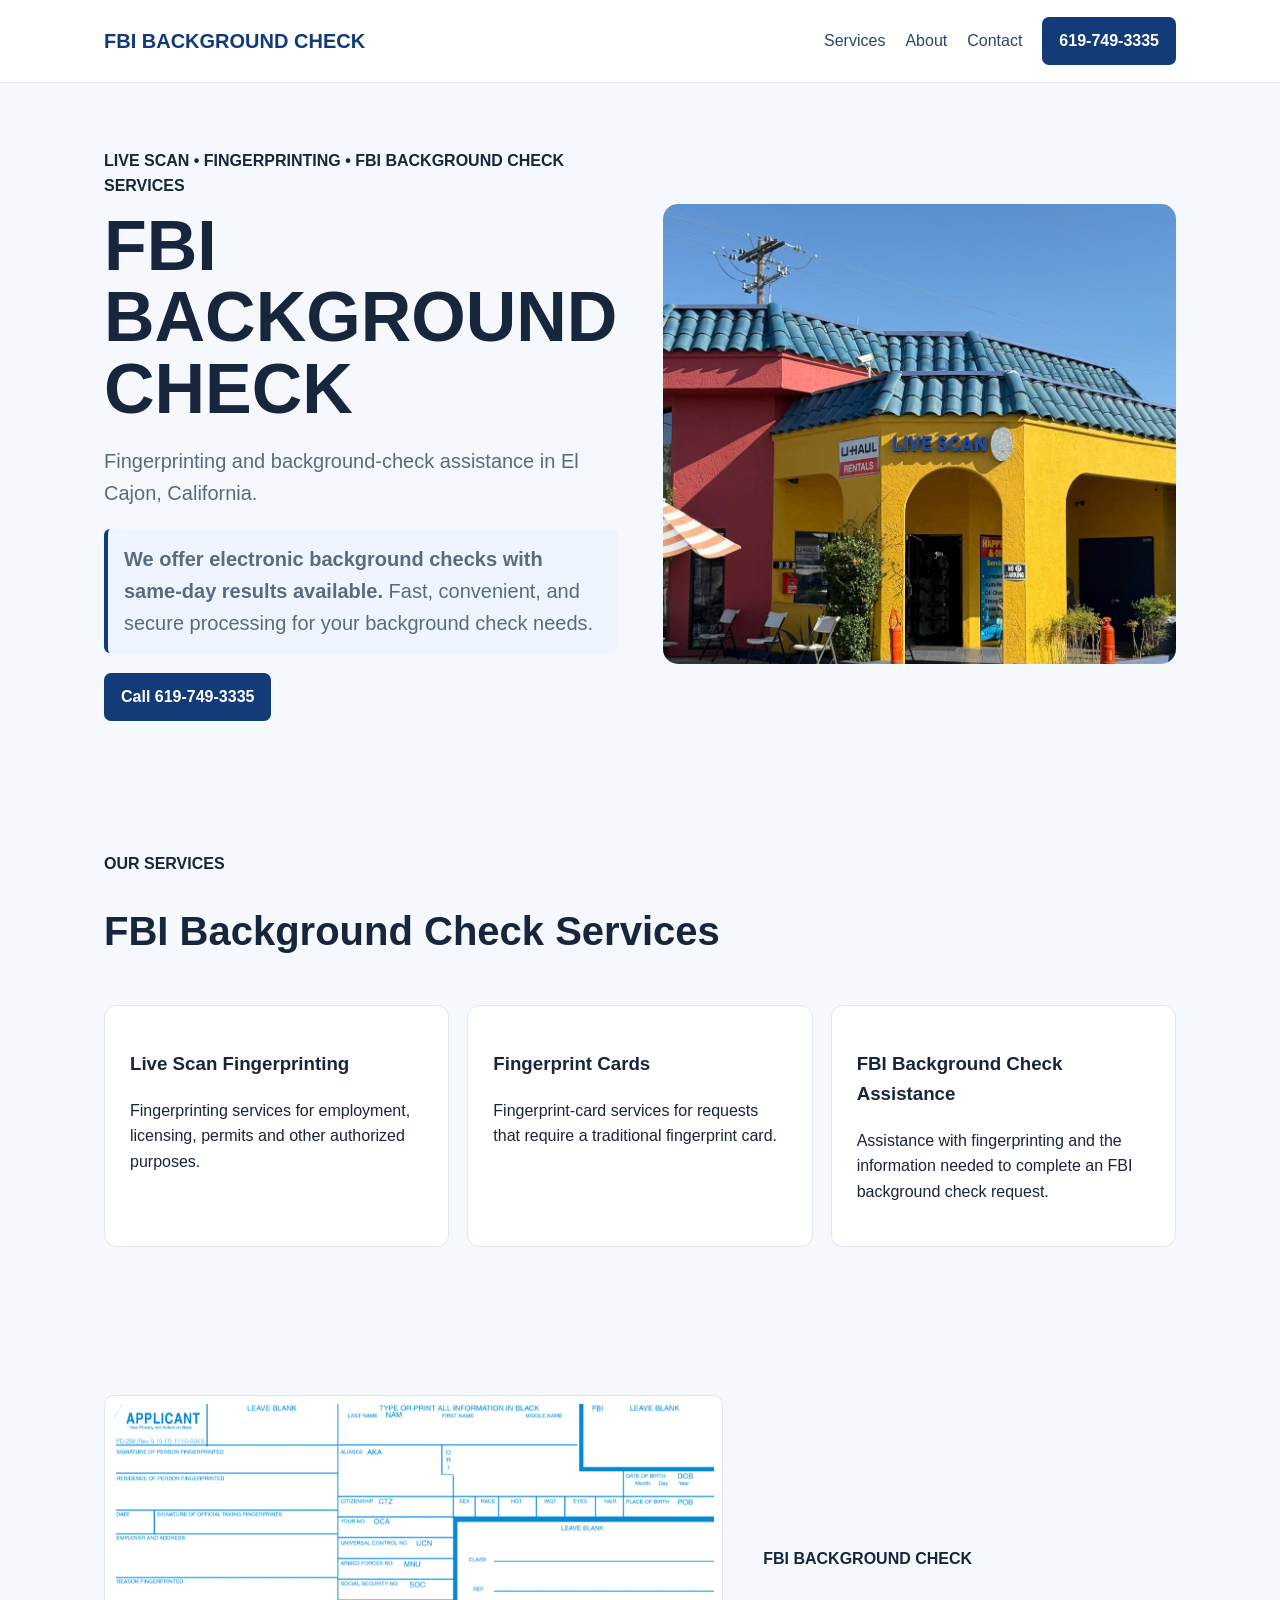
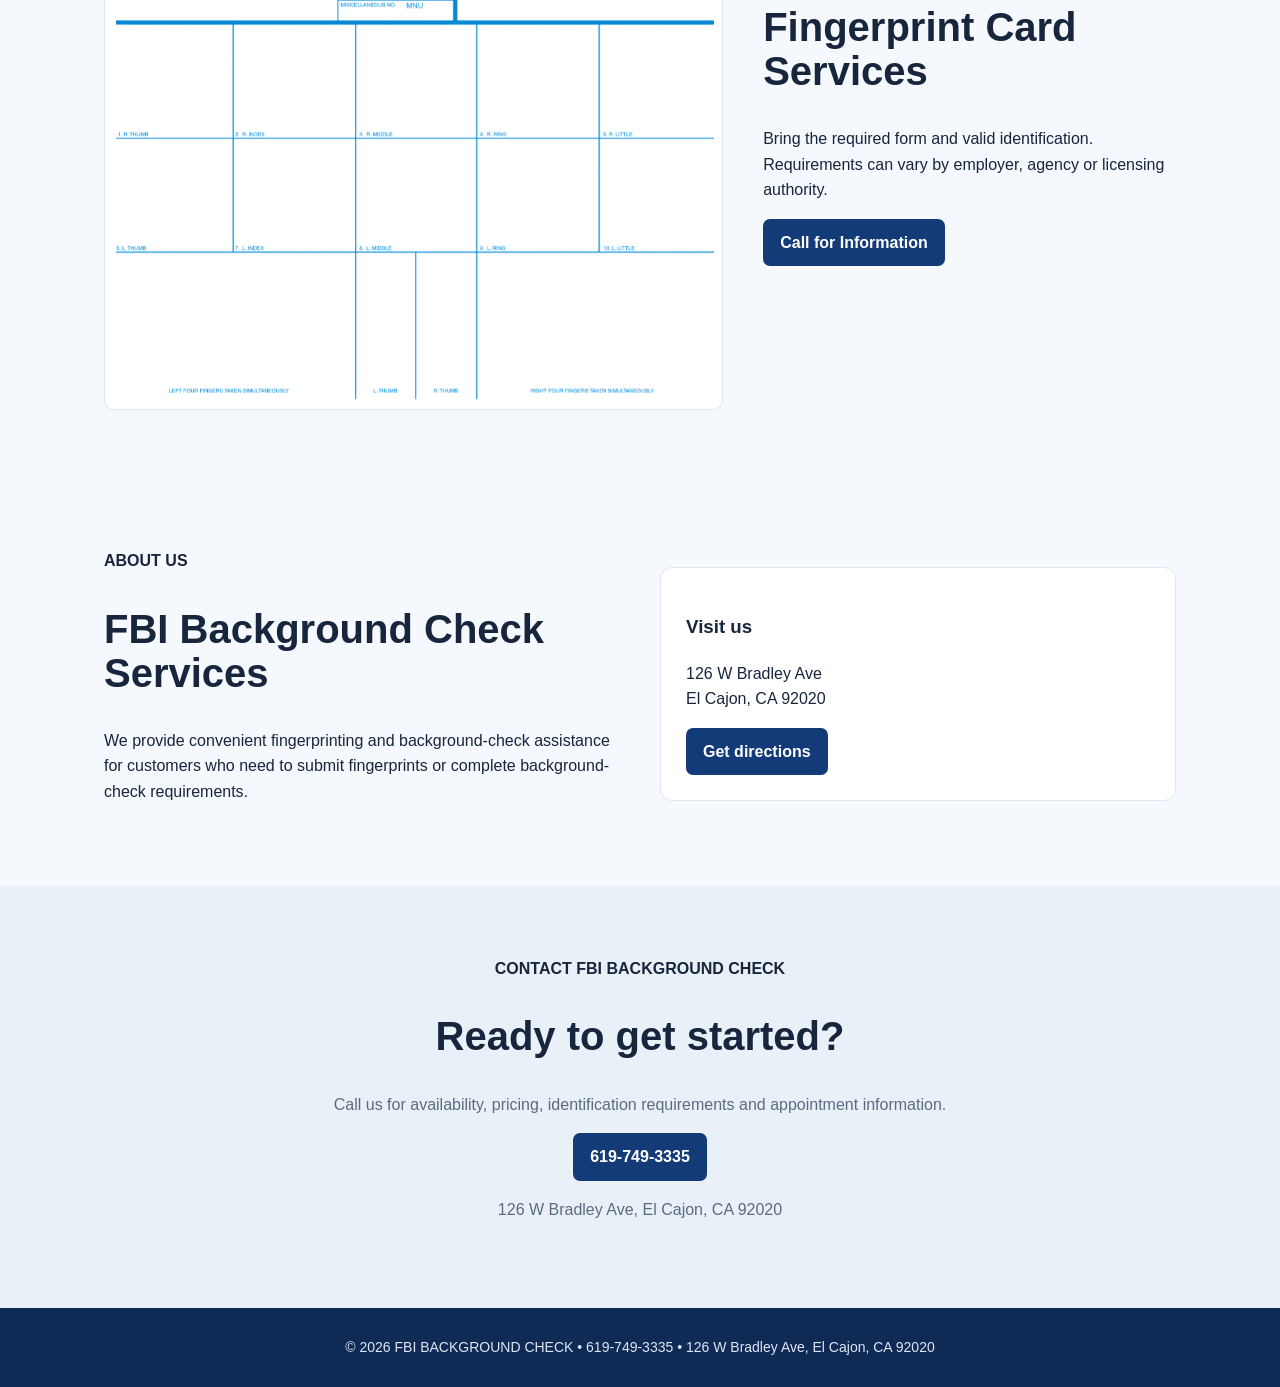
<file: index.html>
<!doctype html>
<html lang="en"><head><meta charset="utf-8"><meta name="viewport" content="width=device-width,initial-scale=1">
<title>FBI BACKGROUND CHECK | Live Scan & Fingerprinting</title><link rel="stylesheet" href="style.css"></head>
<body>
<header><nav><a class="brand" href="index.html">FBI <span>BACKGROUND CHECK</span></a>
<div><a href="#services">Services</a><a href="#about">About</a><a href="#contact">Contact</a><a class="btn" href="tel:16197493335">619-749-3335</a></div></nav></header>
<section class="hero"><div><b>LIVE SCAN • FINGERPRINTING • FBI BACKGROUND CHECK SERVICES</b><h1>FBI BACKGROUND CHECK</h1><p>Fingerprinting and background-check assistance in El Cajon, California.</p><p class="highlight"><strong>We offer electronic background checks with same-day results available.</strong> Fast, convenient, and secure processing for your background check needs.</p><a class="btn" href="tel:16197493335">Call 619-749-3335</a></div><img src="storefront.jpeg" alt="FBI Background Check storefront"></section>

<section id="services"><b>OUR SERVICES</b><h2>FBI Background Check Services</h2><div class="cards">
<article><h3>Live Scan Fingerprinting</h3><p>Fingerprinting services for employment, licensing, permits and other authorized purposes.</p></article>
<article><h3>Fingerprint Cards</h3><p>Fingerprint-card services for requests that require a traditional fingerprint card.</p></article>
<article><h3>FBI Background Check Assistance</h3><p>Assistance with fingerprinting and the information needed to complete an FBI background check request.</p></article>
</div></section>

<section class="cards-photo"><div class="single-photo"><img src="fingerprint_card.png" alt="Fingerprint card"></div>
<div><b>FBI BACKGROUND CHECK</b><h2>Fingerprint Card Services</h2><p>Bring the required form and valid identification. Requirements can vary by employer, agency or licensing authority.</p><a class="btn" href="tel:16197493335">Call for Information</a></div></section>

<section id="about" class="split"><div><b>ABOUT US</b><h2>FBI Background Check Services</h2><p>We provide convenient fingerprinting and background-check assistance for customers who need to submit fingerprints or complete background-check requirements.</p></div><div class="card"><h3>Visit us</h3><p>126 W Bradley Ave<br>El Cajon, CA 92020</p><a class="btn" target="_blank" href="https://www.google.com/maps/search/?api=1&query=126%20W%20Bradley%20Ave%2C%20El%20Cajon%2C%20CA%2092020">Get directions</a></div></section>

<section id="contact" class="contact"><b>CONTACT FBI BACKGROUND CHECK</b><h2>Ready to get started?</h2><p>Call us for availability, pricing, identification requirements and appointment information.</p><a class="btn" href="tel:16197493335">619-749-3335</a><p>126 W Bradley Ave, El Cajon, CA 92020</p></section>
<footer>© 2026 FBI BACKGROUND CHECK • 619-749-3335 • 126 W Bradley Ave, El Cajon, CA 92020</footer>
</body></html>
</file>
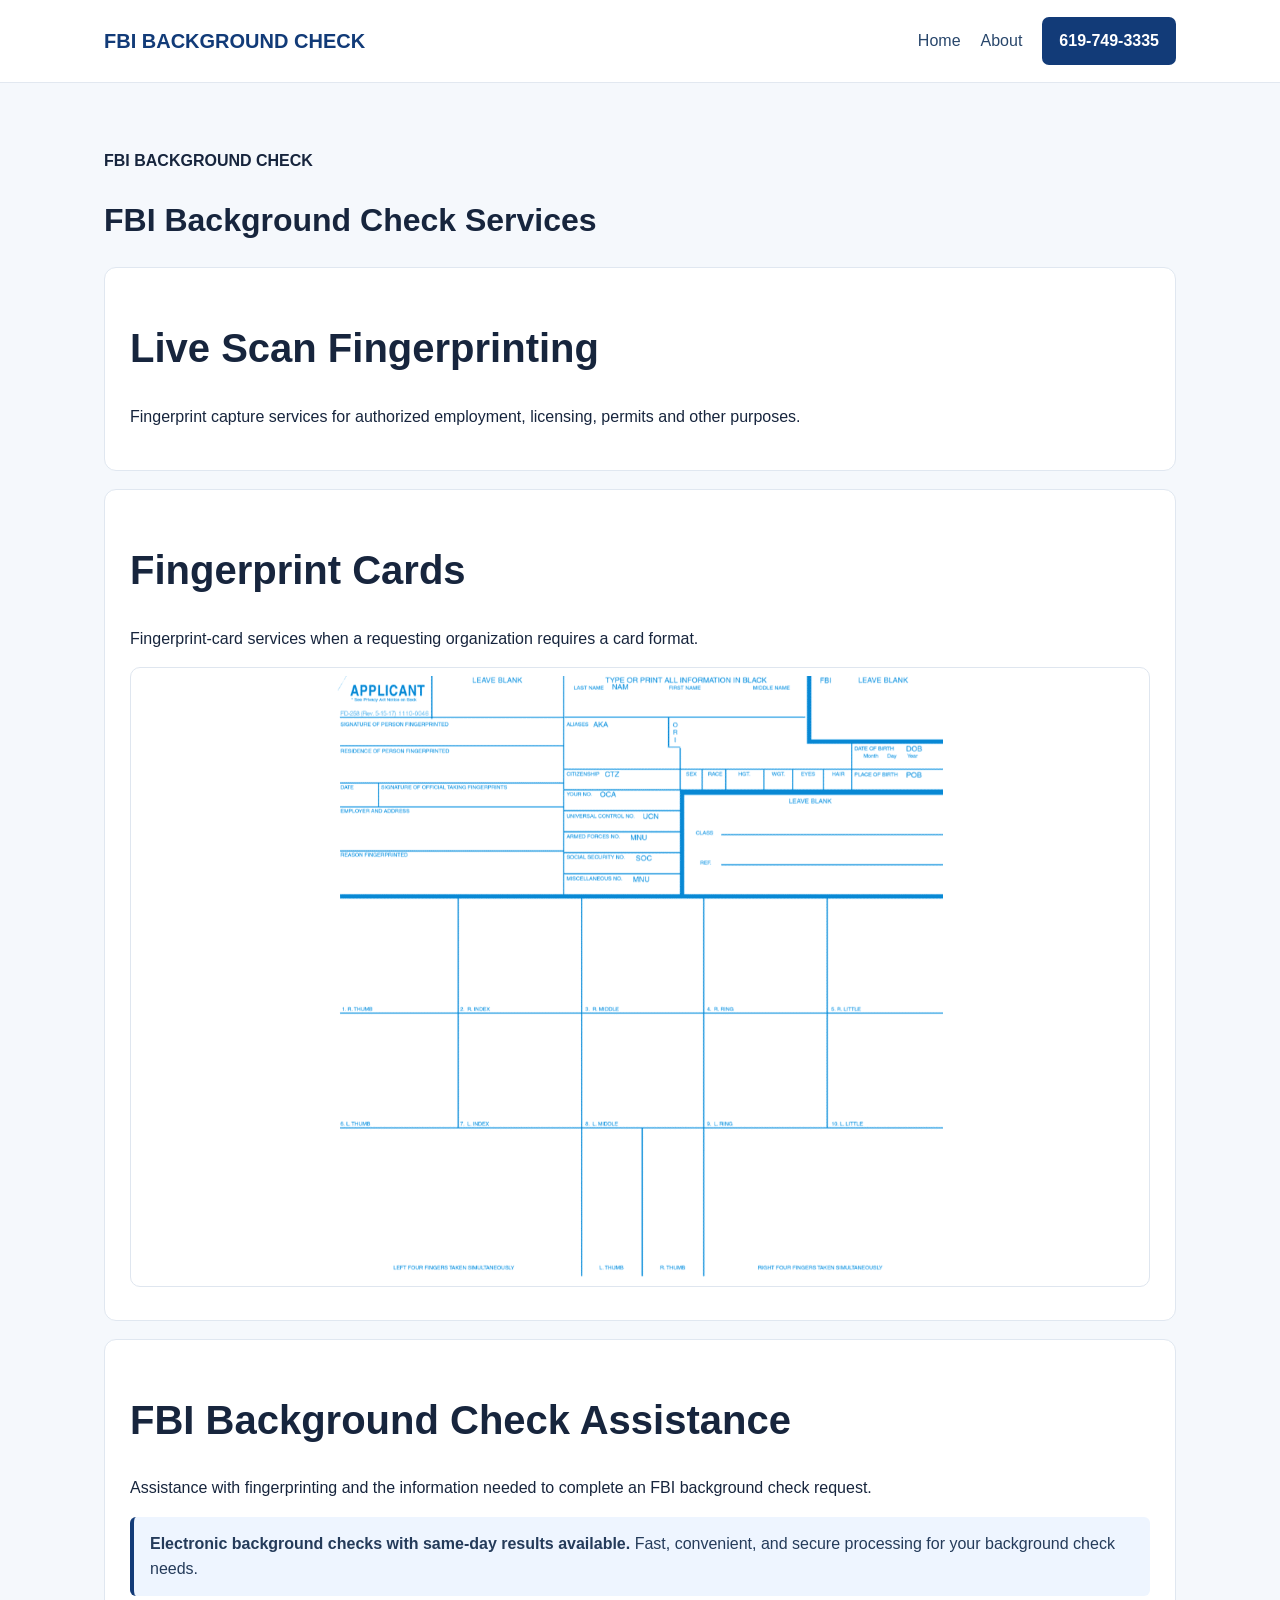
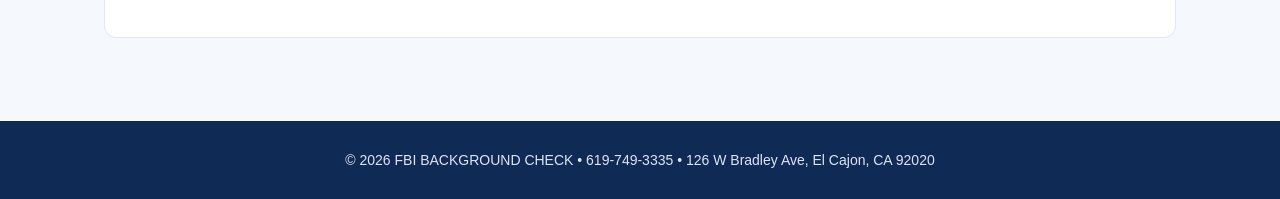
<file: services.html>
<!doctype html><html lang="en"><head><meta charset="utf-8"><meta name="viewport" content="width=device-width,initial-scale=1"><title>FBI Background Check Services</title><link rel="stylesheet" href="style.css"></head><body>
<header><nav><a class="brand" href="index.html">FBI <span>BACKGROUND CHECK</span></a><div><a href="index.html">Home</a><a href="index.html#about">About</a><a class="btn" href="tel:16197493335">619-749-3335</a></div></nav></header>
<main><b>FBI BACKGROUND CHECK</b><h1>FBI Background Check Services</h1>
<div class="card"><h2>Live Scan Fingerprinting</h2><p>Fingerprint capture services for authorized employment, licensing, permits and other purposes.</p></div>
<div class="card"><h2>Fingerprint Cards</h2><p>Fingerprint-card services when a requesting organization requires a card format.</p><div class="single-photo"><img src="fingerprint_card.png" alt="Fingerprint card"></div></div>
<div class="card"><h2>FBI Background Check Assistance</h2><p>Assistance with fingerprinting and the information needed to complete an FBI background check request.</p><p class="highlight"><strong>Electronic background checks with same-day results available.</strong> Fast, convenient, and secure processing for your background check needs.</p></div>
</main><footer>© 2026 FBI BACKGROUND CHECK • 619-749-3335 • 126 W Bradley Ave, El Cajon, CA 92020</footer></body></html>
</file>
<file: style.css>
*{box-sizing:border-box}body{margin:0;font:16px/1.6 Arial,sans-serif;color:#17253d;background:#f5f8fc}header{background:#fff;border-bottom:1px solid #e2e8f0;position:sticky;top:0;z-index:3}nav{max-width:1120px;margin:auto;padding:17px 24px;display:flex;justify-content:space-between;align-items:center;gap:20px}.brand{font-weight:900;color:#123b78;text-decoration:none;font-size:20px}.brand span{font-weight:700}nav div{display:flex;gap:20px;align-items:center}a{color:#28466b;text-decoration:none}.btn{display:inline-block;background:#123b78;color:#fff!important;padding:11px 17px;border-radius:7px;font-weight:700}.hero,.split,section:not(.contact),main{max-width:1120px;margin:auto;padding:65px 24px}.hero{display:grid;grid-template-columns:1fr 1fr;gap:45px;align-items:center}.hero img{width:100%;height:460px;object-fit:cover;border-radius:15px}.hero h1{font-size:clamp(42px,6vw,70px);line-height:1.02;margin:12px 0}.hero p{font-size:20px;color:#596a81}h2{font-size:40px;line-height:1.1}.cards{display:grid;grid-template-columns:repeat(3,1fr);gap:18px}.card,.cards article{background:#fff;border:1px solid #e0e7f0;border-radius:12px;padding:25px;margin:18px 0}.split{display:grid;grid-template-columns:1fr 1fr;gap:40px;align-items:center}.cards-photo{display:grid!important;grid-template-columns:1.5fr 1fr;gap:40px;align-items:center}.photos{display:grid;grid-template-columns:1fr 1fr;gap:18px}.photos img{width:100%;height:330px;object-fit:contain;background:#fff;border:1px solid #dfe6ef;border-radius:10px;padding:8px}.contact{text-align:center;background:#eaf0f8;padding:70px 24px}.contact p{color:#5b6b80}footer{background:#102a56;color:#dce6f4;text-align:center;padding:28px 20px;font-size:14px}main{min-height:70vh}@media(max-width:800px){.hero,.split,.cards,.cards-photo{grid-template-columns:1fr}.hero img{height:330px}.photos{grid-template-columns:1fr}.photos img{height:auto;max-height:650px}nav div a:not(.btn){display:none}.hero,.split,section:not(.contact),main{padding:50px 20px}}
.highlight{background:#eef5ff;border-left:4px solid #123b78;padding:14px 16px;border-radius:6px;color:#243b5a}

.single-photo img{width:100%;max-height:620px;object-fit:contain;background:#fff;border:1px solid #dfe6ef;border-radius:10px;padding:8px}
</file>
